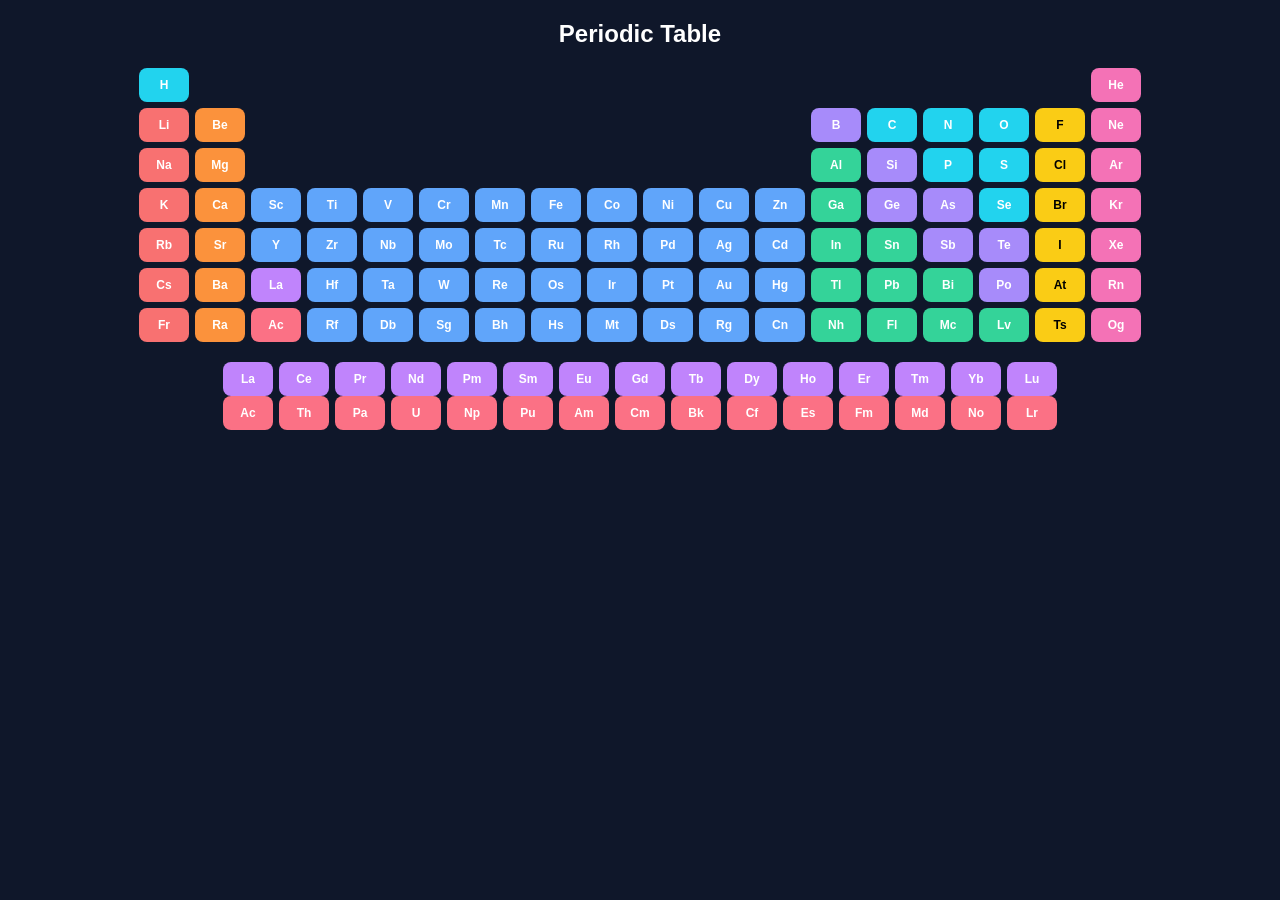
<file: index.html>
<!DOCTYPE html>
<html>
<head>
  <title>Colorful Periodic Table</title>
  <link rel="stylesheet" href="style.css">
</head>

<body>

<h2>Periodic Table</h2>

<div class="table">

  <!-- Row 1 -->
  <div class="el nonmetal" style="grid-column:1">H</div>
  <div class="el noble" style="grid-column:18">He</div>

  <!-- Row 2 -->
  <div class="el alkali" style="grid-column:1">Li</div>
  <div class="el alkaline" style="grid-column:2">Be</div>
  <div class="el metalloid" style="grid-column:13">B</div>
  <div class="el nonmetal" style="grid-column:14">C</div>
  <div class="el nonmetal" style="grid-column:15">N</div>
  <div class="el nonmetal" style="grid-column:16">O</div>
  <div class="el halogen" style="grid-column:17">F</div>
  <div class="el noble" style="grid-column:18">Ne</div>

  <!-- Row 3 -->
  <div class="el alkali" style="grid-column:1">Na</div>
  <div class="el alkaline" style="grid-column:2">Mg</div>
  <div class="el post" style="grid-column:13">Al</div>
  <div class="el metalloid" style="grid-column:14">Si</div>
  <div class="el nonmetal" style="grid-column:15">P</div>
  <div class="el nonmetal" style="grid-column:16">S</div>
  <div class="el halogen" style="grid-column:17">Cl</div>
  <div class="el noble" style="grid-column:18">Ar</div>

  <!-- Row 4 -->
  <div class="el alkali">K</div>
  <div class="el alkaline">Ca</div>
  <div class="el transition">Sc</div>
  <div class="el transition">Ti</div>
  <div class="el transition">V</div>
  <div class="el transition">Cr</div>
  <div class="el transition">Mn</div>
  <div class="el transition">Fe</div>
  <div class="el transition">Co</div>
  <div class="el transition">Ni</div>
  <div class="el transition">Cu</div>
  <div class="el transition">Zn</div>
  <div class="el post">Ga</div>
  <div class="el metalloid">Ge</div>
  <div class="el metalloid">As</div>
  <div class="el nonmetal">Se</div>
  <div class="el halogen">Br</div>
  <div class="el noble">Kr</div>

  <!-- Row 5 -->
  <div class="el alkali">Rb</div>
  <div class="el alkaline">Sr</div>
  <div class="el transition">Y</div>
  <div class="el transition">Zr</div>
  <div class="el transition">Nb</div>
  <div class="el transition">Mo</div>
  <div class="el transition">Tc</div>
  <div class="el transition">Ru</div>
  <div class="el transition">Rh</div>
  <div class="el transition">Pd</div>
  <div class="el transition">Ag</div>
  <div class="el transition">Cd</div>
  <div class="el post">In</div>
  <div class="el post">Sn</div>
  <div class="el metalloid">Sb</div>
  <div class="el metalloid">Te</div>
  <div class="el halogen">I</div>
  <div class="el noble">Xe</div>

  <!-- Row 6 -->
  <div class="el alkali">Cs</div>
  <div class="el alkaline">Ba</div>
  <div class="el lanth" style="grid-column:3">La</div>
  <div class="el transition">Hf</div>
  <div class="el transition">Ta</div>
  <div class="el transition">W</div>
  <div class="el transition">Re</div>
  <div class="el transition">Os</div>
  <div class="el transition">Ir</div>
  <div class="el transition">Pt</div>
  <div class="el transition">Au</div>
  <div class="el transition">Hg</div>
  <div class="el post">Tl</div>
  <div class="el post">Pb</div>
  <div class="el post">Bi</div>
  <div class="el metalloid">Po</div>
  <div class="el halogen">At</div>
  <div class="el noble">Rn</div>

  <!-- Row 7 -->
  <div class="el alkali">Fr</div>
  <div class="el alkaline">Ra</div>
  <div class="el act" style="grid-column:3">Ac</div>
  <div class="el transition">Rf</div>
  <div class="el transition">Db</div>
  <div class="el transition">Sg</div>
  <div class="el transition">Bh</div>
  <div class="el transition">Hs</div>
  <div class="el transition">Mt</div>
  <div class="el transition">Ds</div>
  <div class="el transition">Rg</div>
  <div class="el transition">Cn</div>
  <div class="el post">Nh</div>
  <div class="el post">Fl</div>
  <div class="el post">Mc</div>
  <div class="el post">Lv</div>
  <div class="el halogen">Ts</div>
  <div class="el noble">Og</div>

</div>

<!-- Lanthanides -->
<div class="fblock">
  <div class="el lanth">La</div>
  <div class="el lanth">Ce</div>
  <div class="el lanth">Pr</div>
  <div class="el lanth">Nd</div>
  <div class="el lanth">Pm</div>
  <div class="el lanth">Sm</div>
  <div class="el lanth">Eu</div>
  <div class="el lanth">Gd</div>
  <div class="el lanth">Tb</div>
  <div class="el lanth">Dy</div>
  <div class="el lanth">Ho</div>
  <div class="el lanth">Er</div>
  <div class="el lanth">Tm</div>
  <div class="el lanth">Yb</div>
  <div class="el lanth">Lu</div>
</div>

<!-- Actinides -->
<div class="fblock">
  <div class="el act">Ac</div>
  <div class="el act">Th</div>
  <div class="el act">Pa</div>
  <div class="el act">U</div>
  <div class="el act">Np</div>
  <div class="el act">Pu</div>
  <div class="el act">Am</div>
  <div class="el act">Cm</div>
  <div class="el act">Bk</div>
  <div class="el act">Cf</div>
  <div class="el act">Es</div>
  <div class="el act">Fm</div>
  <div class="el act">Md</div>
  <div class="el act">No</div>
  <div class="el act">Lr</div>
</div>

</body>
</html>
</file>
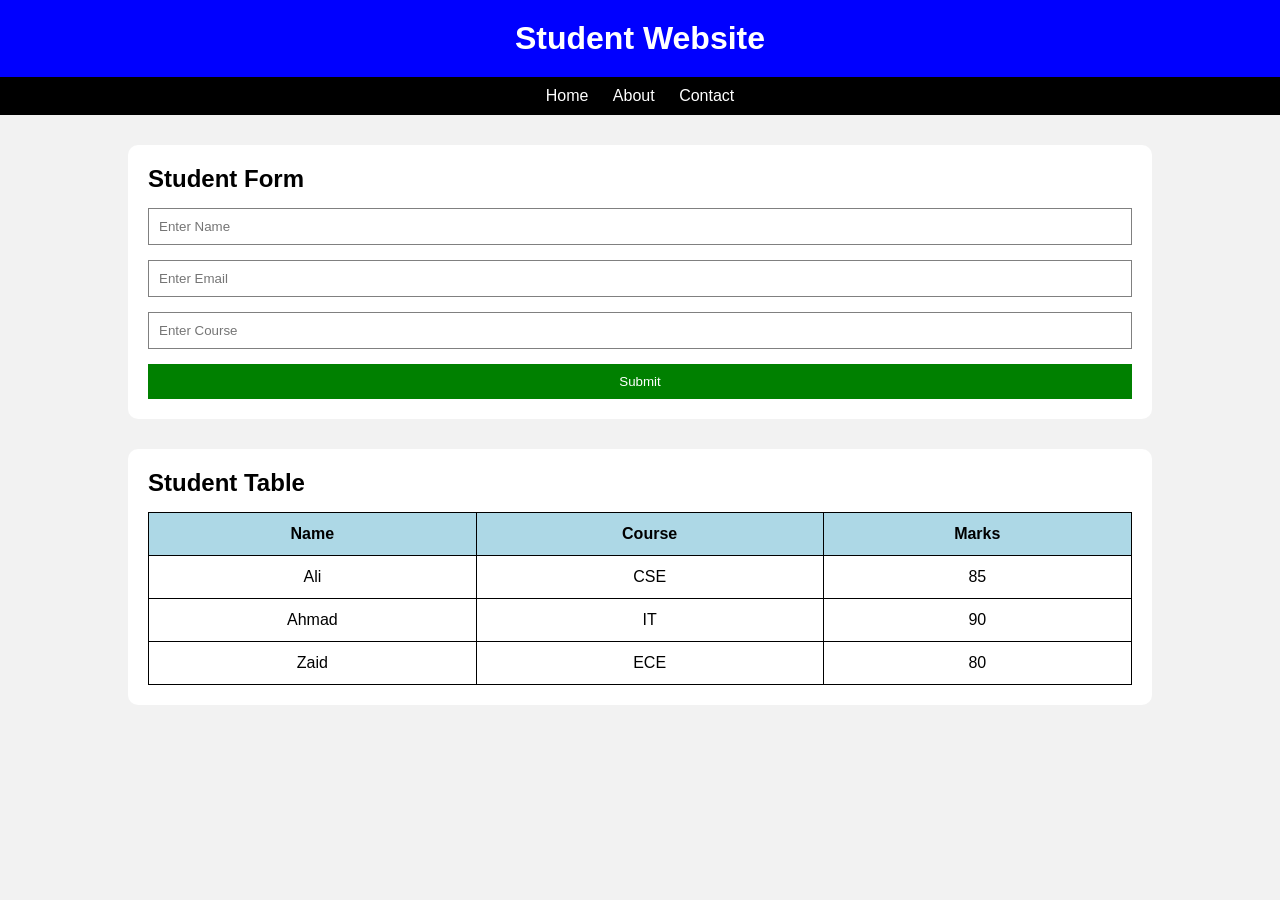
<file: my.html>
<!DOCTYPE html>
<html lang="en">

<head>

    <meta charset="UTF-8">

    <meta name="viewport" content="width=device-width, initial-scale=1.0">

    <title>Responsive Website</title>

    <link rel="stylesheet" href="sty.css">

</head>

<body>

    <header>
        <h1>Student Website</h1>
    </header>

    <nav>
        <a href="#">Home</a>
        <a href="#">About</a>
        <a href="#">Contact</a>
    </nav>

    <section class="box">

        <h2>Student Form</h2>

        <form>

            <input type="text" placeholder="Enter Name">

            <input type="email" placeholder="Enter Email">

            <input type="text" placeholder="Enter Course">

            <button type="submit">Submit</button>

        </form>

    </section>

    <section class="box">

        <h2>Student Table</h2>

        <table>

            <tr>
                <th>Name</th>
                <th>Course</th>
                <th>Marks</th>
            </tr>

            <tr>
                <td>Ali</td>
                <td>CSE</td>
                <td>85</td>
            </tr>

            <tr>
                <td>Ahmad</td>
                <td>IT</td>
                <td>90</td>
            </tr>

            <tr>
                <td>Zaid</td>
                <td>ECE</td>
                <td>80</td>
            </tr>

        </table>

    </section>

</body>

</html>
</file>
<file: style.css>
body {
  font-family: Arial;
  text-align: center;
  background: #0f172a;
  color: white;
}

.table {
  display: grid;
  grid-template-columns: repeat(18, 50px);
  gap: 6px;
  justify-content: center;
  margin-bottom: 20px;
}

.el {
  border-radius: 8px;
  padding: 10px;
  font-size: 12px;
  font-weight: bold;
  transition: transform 0.2s;
}

/* Hover effect */
.el:hover {
  transform: scale(1.15);
  cursor: pointer;
}

/* CATEGORY COLORS */

/* Alkali metals */
.alkali { background: #f87171; }

/* Alkaline earth */
.alkaline { background: #fb923c; }

/* Transition metals */
.transition { background: #60a5fa; }

/* Post-transition */
.post { background: #34d399; }

/* Metalloids */
.metalloid { background: #a78bfa; }

/* Nonmetals */
.nonmetal { background: #22d3ee; }

/* Halogens */
.halogen { background: #facc15; color: black; }

/* Noble gases */
.noble { background: #f472b6; }

/* Lanthanides */
.lanth { background: #c084fc; }

/* Actinides */
.act { background: #fb7185; }

.fblock {
  display: grid;
  grid-template-columns: repeat(15, 50px);
  gap: 6px;
  justify-content: center;
}
</file>
<file: sty.css>
*{
    margin:0;
    padding:0;
    box-sizing:border-box;
    font-family:Arial;
}

body{
    background:#f2f2f2;
}

header{
    background:blue;
    color:white;
    text-align:center;
    padding:20px;
}

nav{
    background:black;
    text-align:center;
    padding:10px;
}

nav a{
    color:white;
    text-decoration:none;
    margin:10px;
}

.box{
    width:80%;
    margin:30px auto;
    background:white;
    padding:20px;
    border-radius:10px;
    overflow:auto;
    position:relative;
}

h2{
    margin-bottom:15px;
}

form{
    display:flex;
    flex-direction:column;
}

input{
    padding:10px;
    margin-bottom:15px;
    border:1px solid gray;
}

button{
    padding:10px;
    border:none;
    background:green;
    color:white;
    cursor:pointer;
    transition:0.3s;
}

button:hover{
    background:red;
}

table{
    width:100%;
    border-collapse:collapse;
    margin-top:10px;
}

table, th, td{
    border:1px solid black;
}

th{
    background:lightblue;
}

th, td{
    padding:12px;
    text-align:center;
}

tr:hover{
    background:#ddd;
}

@media(max-width:600px){

    nav a{
        display:block;
        margin:10px 0;
    }

    .box{
        width:95%;
    }

    table{
        font-size:14px;
    }
}
</file>
